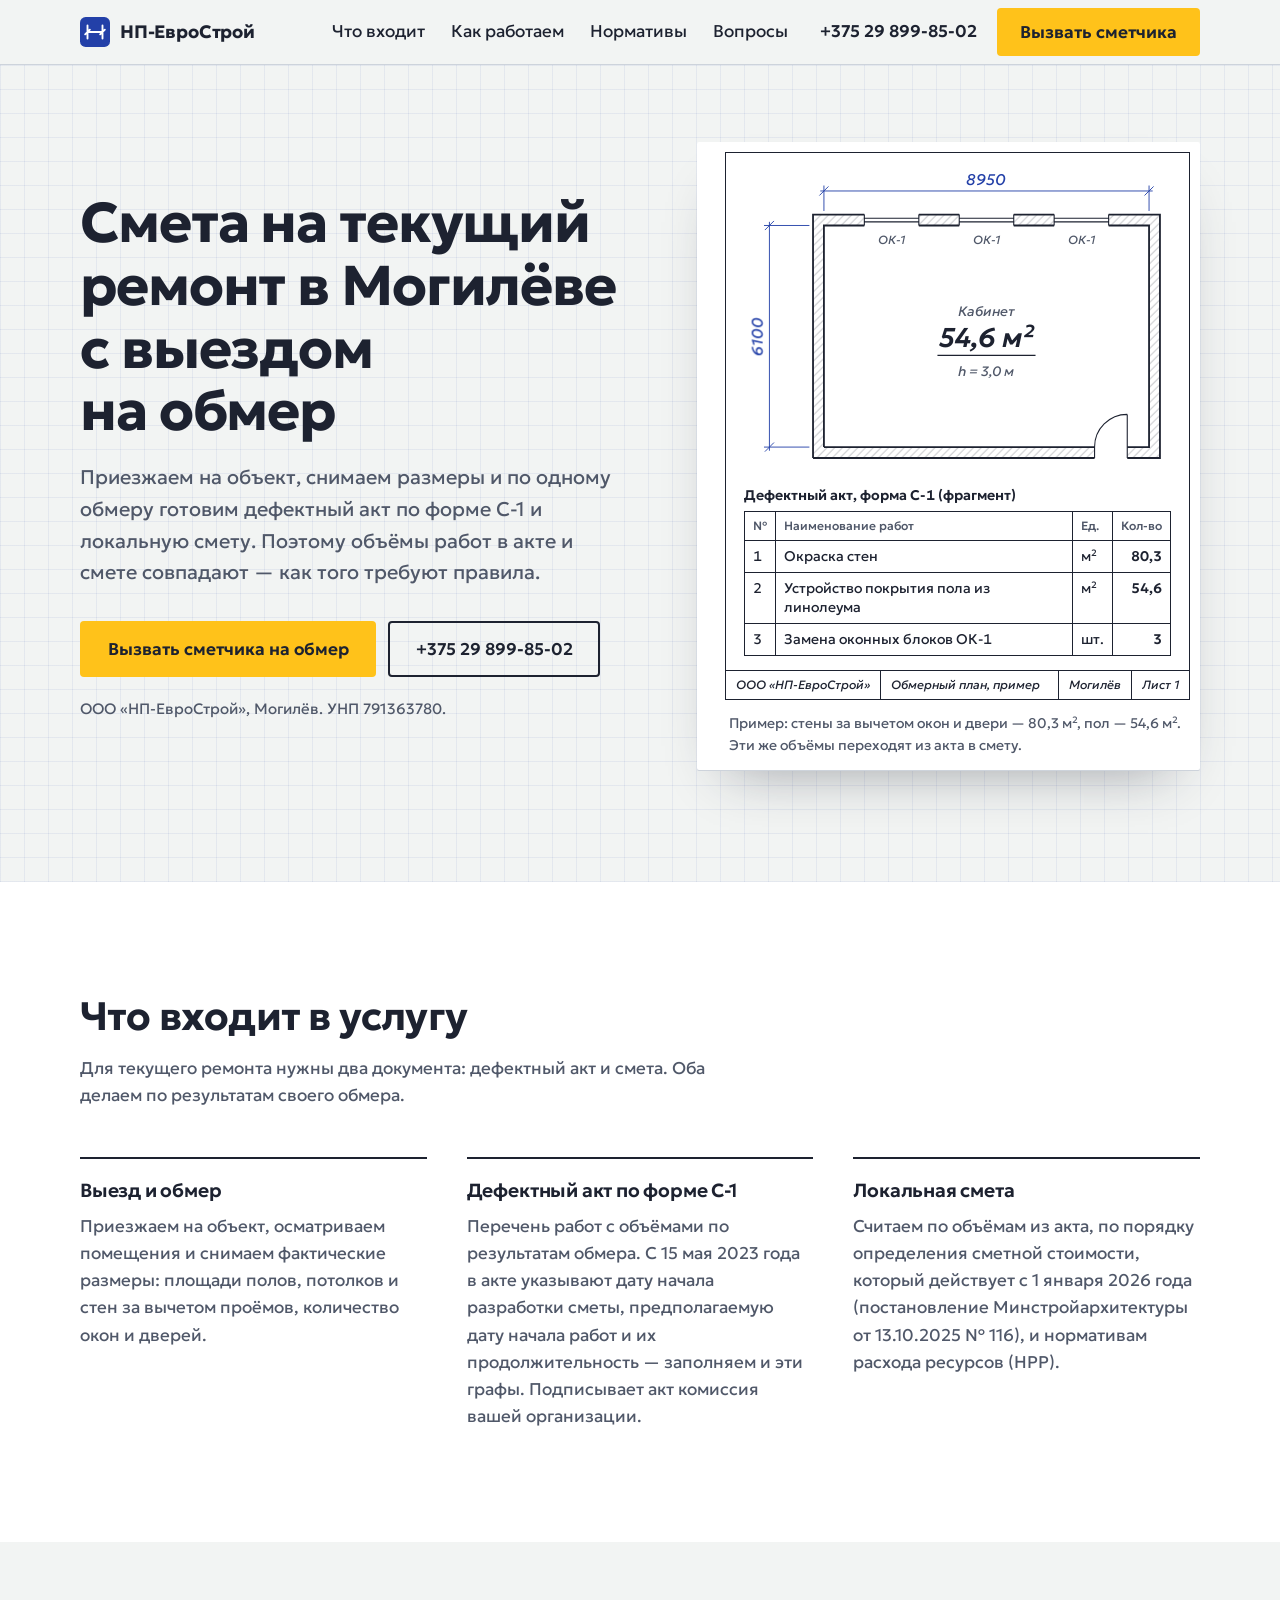
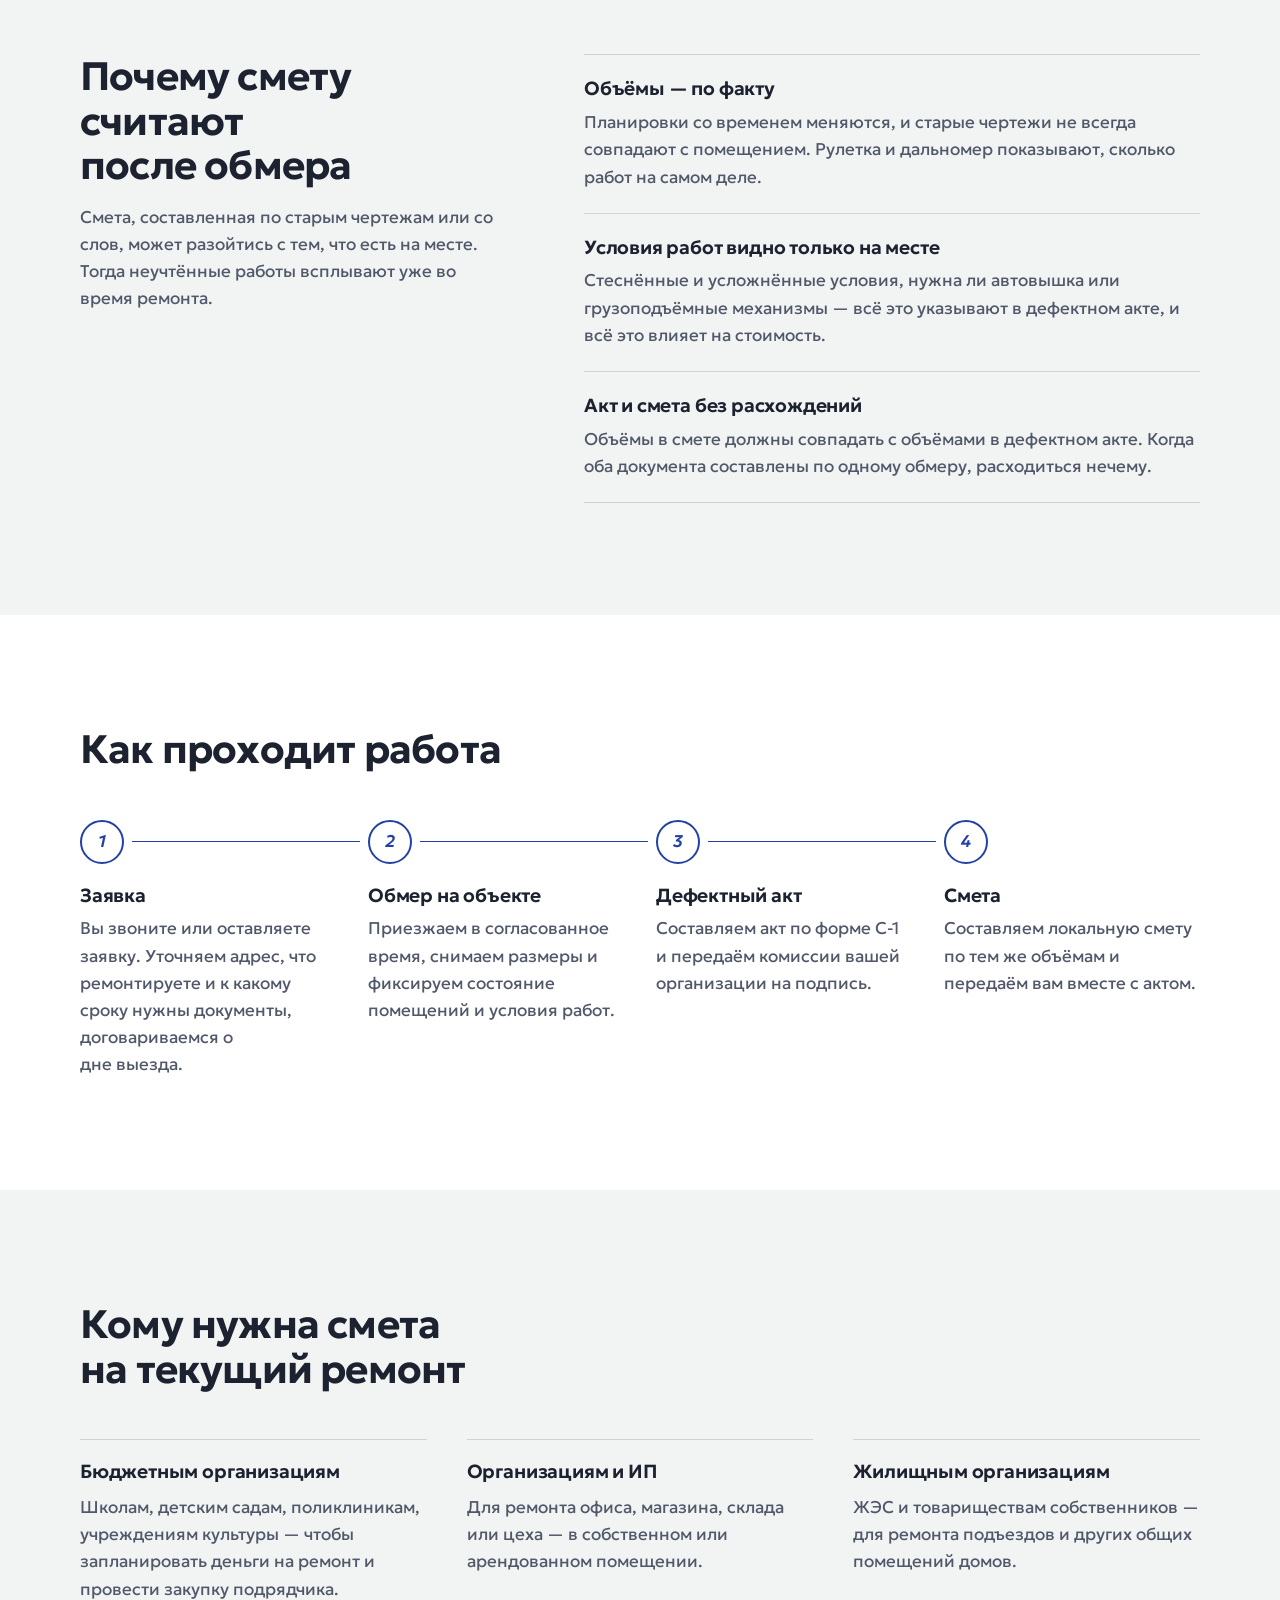
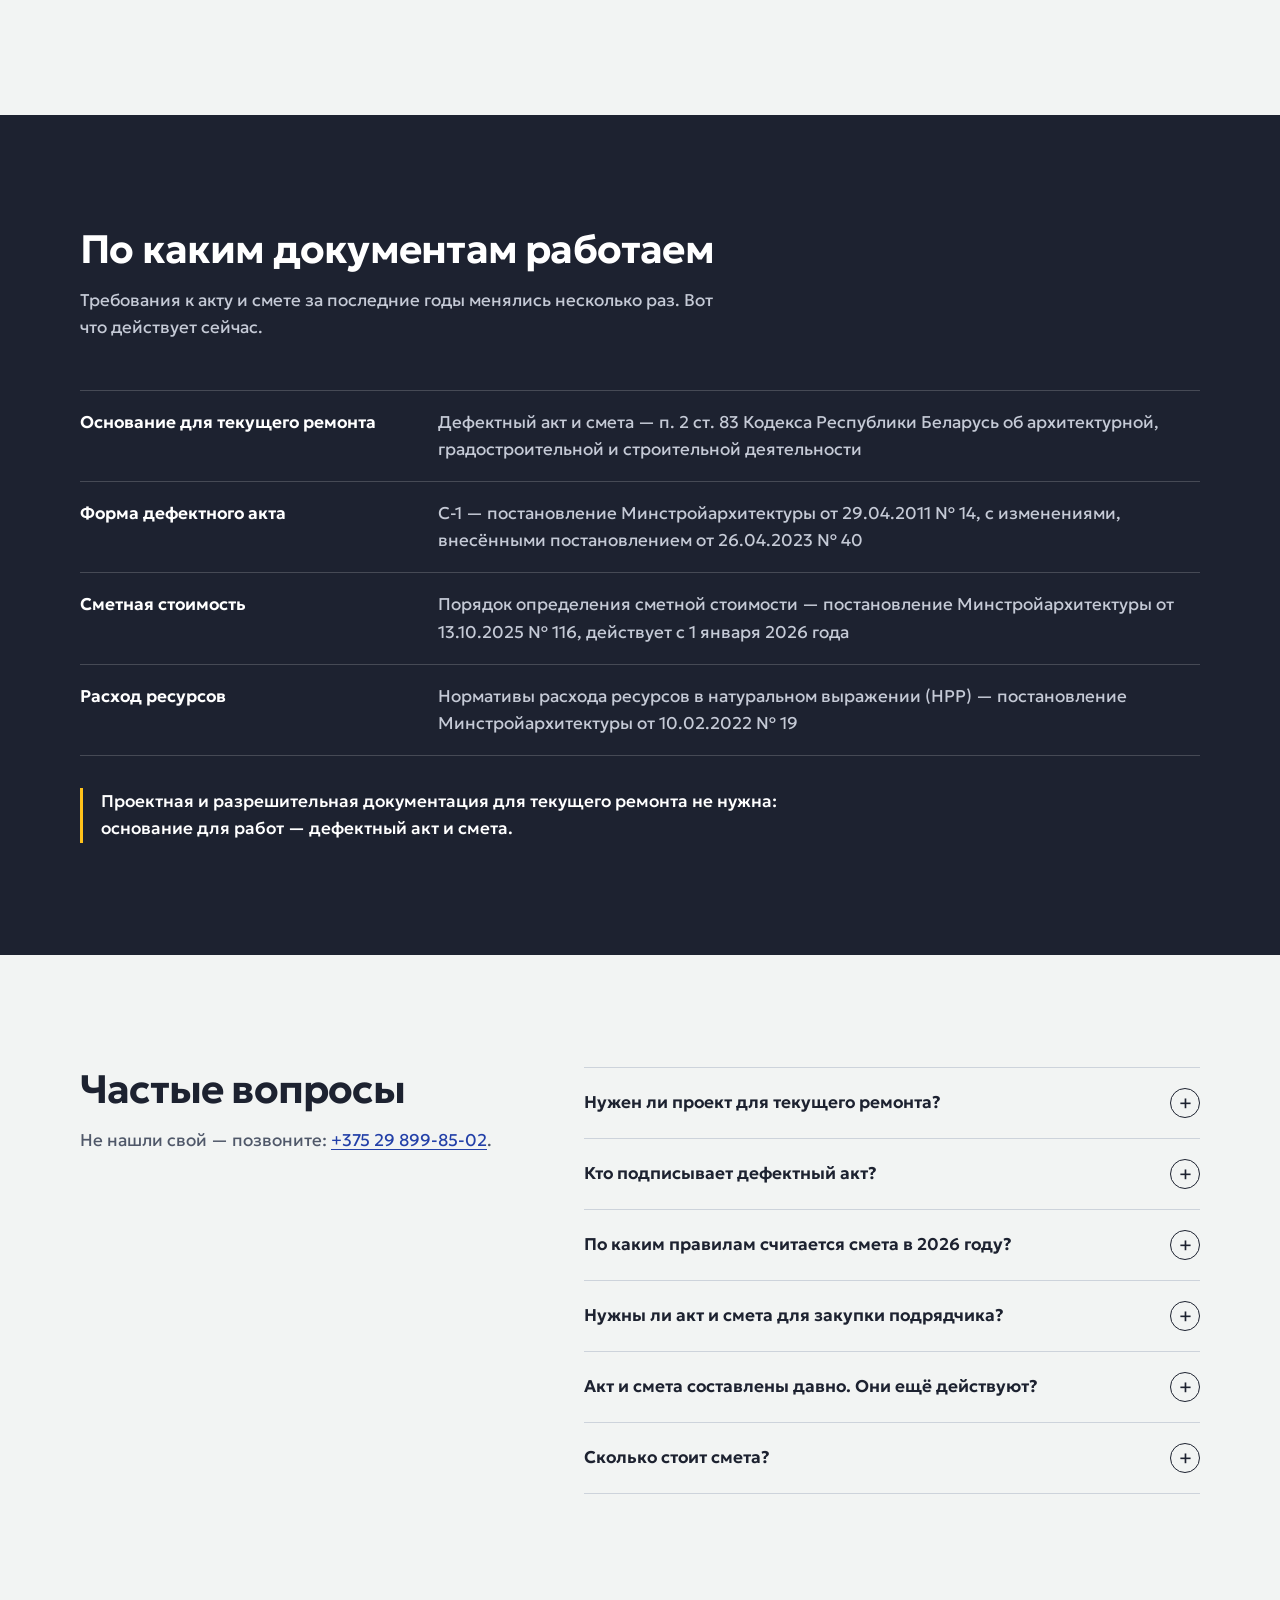
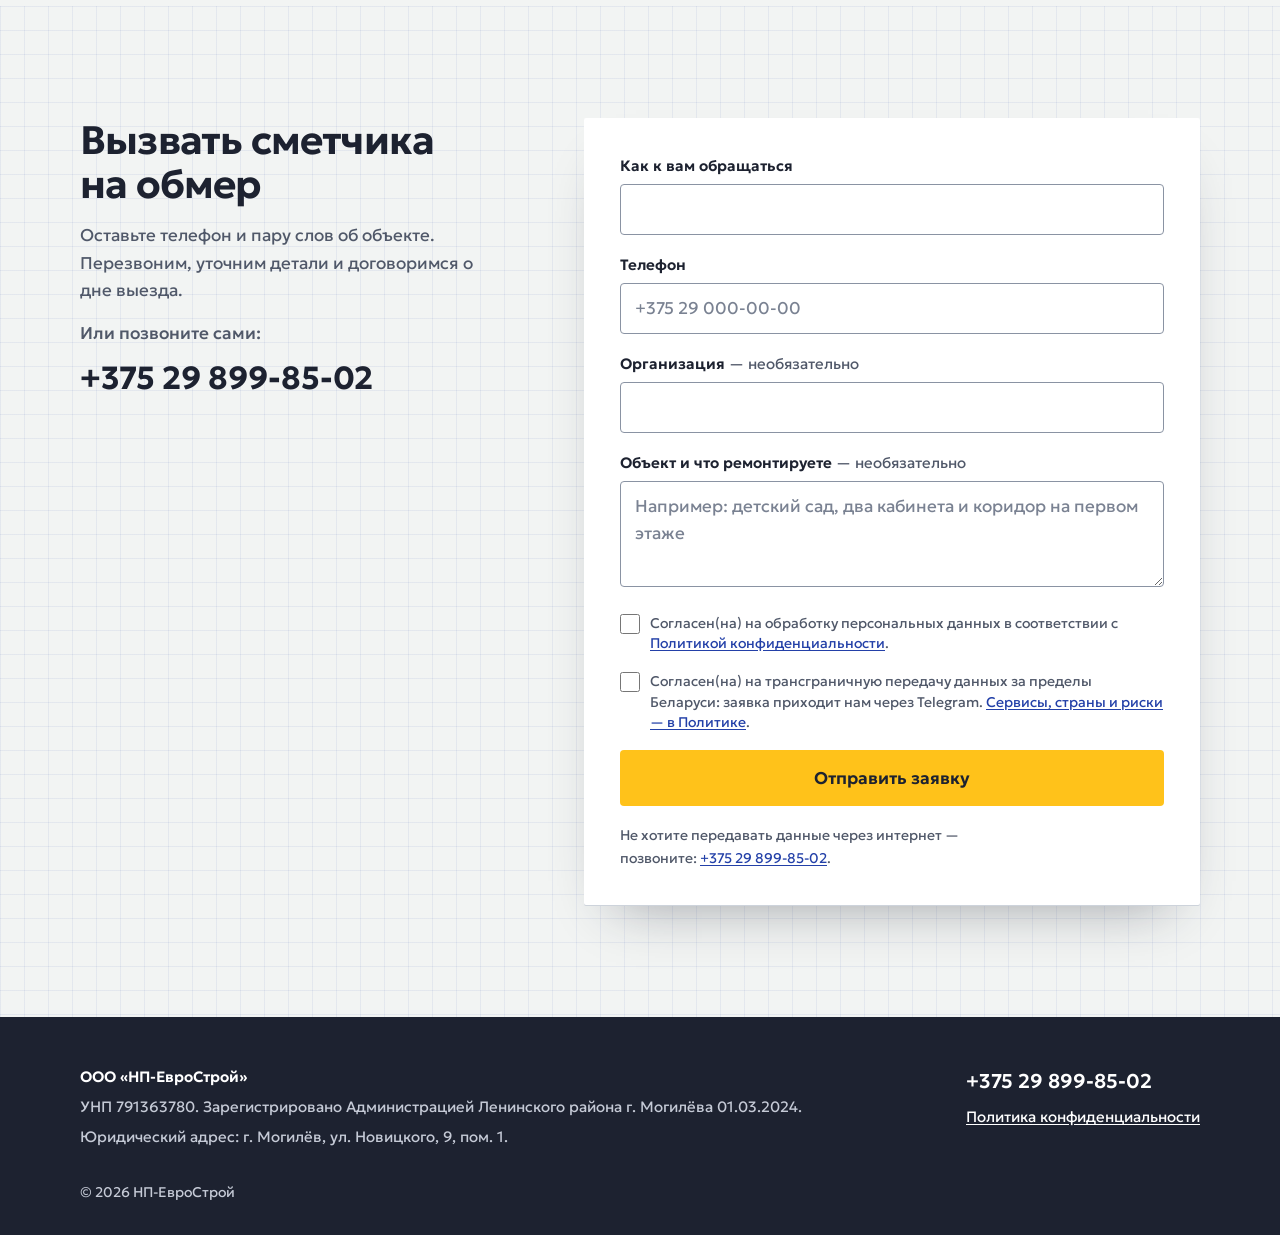
<file: index.html>
<!doctype html>
<html lang="ru">
<head>
  <meta charset="utf-8">
  <meta name="viewport" content="width=device-width, initial-scale=1">
  <title>Смета на текущий ремонт в Могилёве с выездом на обмер — НП-ЕвроСтрой</title>
  <meta name="description" content="Составляем дефектный акт С-1 и локальную смету на текущий ремонт в Могилёве. Выезжаем на обмер, считаем по порядку, действующему с 2026 года. ООО «НП-ЕвроСтрой», +375 29 899-85-02.">
  <link rel="canonical" href="https://np-evrostroy.netlify.app/">
  <!-- Демо не должно попасть в поиск. На домене клиента удалить (и строку в _headers). -->
  <meta name="robots" content="noindex">
  <!-- Метрика грузится с mc.yandex.ru только после согласия на cookie (см. app.js). -->
  <meta http-equiv="Content-Security-Policy" content="default-src 'self'; script-src 'self' https://mc.yandex.ru https://yastatic.net; style-src 'self'; img-src 'self' data: https://mc.yandex.ru https://mc.yandex.by; connect-src 'self' https://np-evrostroy.netlify.app https://mc.yandex.ru https://mc.yandex.by; frame-src blob: https://mc.yandex.ru; object-src 'none'; base-uri 'self'; form-action 'self'">
  <meta name="theme-color" content="#F2F4F3">

  <meta property="og:type" content="website">
  <meta property="og:locale" content="ru_RU">
  <meta property="og:site_name" content="НП-ЕвроСтрой">
  <meta property="og:title" content="Смета на текущий ремонт в Могилёве с выездом на обмер">
  <meta property="og:description" content="Дефектный акт С-1 и локальная смета по одному обмеру. ООО «НП-ЕвроСтрой», Могилёв.">
  <meta property="og:url" content="https://np-evrostroy.netlify.app/">
  <meta property="og:image" content="https://np-evrostroy.netlify.app/images/og.png">
  <meta property="og:image:width" content="1200">
  <meta property="og:image:height" content="630">

  <link rel="icon" href="favicon.svg" type="image/svg+xml">
  <link rel="preload" href="fonts/geologica-cyrillic.woff2" as="font" type="font/woff2" crossorigin>
  <link rel="stylesheet" href="styles.css">
  <script src="app.js" defer></script>

  <script type="application/ld+json">
  {
    "@context": "https://schema.org",
    "@graph": [
      {
        "@type": "ProfessionalService",
        "@id": "https://np-evrostroy.netlify.app/#company",
        "name": "НП-ЕвроСтрой",
        "legalName": "ООО «НП-ЕвроСтрой»",
        "taxID": "791363780",
        "url": "https://np-evrostroy.netlify.app/",
        "telephone": "+375298998502",
        "image": "https://np-evrostroy.netlify.app/images/og.png",
        "address": {
          "@type": "PostalAddress",
          "streetAddress": "ул. Новицкого, 9, пом. 1",
          "addressLocality": "Могилёв",
          "addressCountry": "BY"
        },
        "areaServed": { "@type": "City", "name": "Могилёв" }
      },
      {
        "@type": "Service",
        "name": "Составление смет на текущий ремонт с выездом на обмер",
        "serviceType": "Дефектный акт по форме С-1 и локальная смета на текущий ремонт",
        "provider": { "@id": "https://np-evrostroy.netlify.app/#company" },
        "areaServed": { "@type": "City", "name": "Могилёв" }
      }
    ]
  }
  </script>
</head>

<body>
  <a class="skip" href="#main">Перейти к содержанию</a>

  <header class="header">
    <div class="wrap header__in">
      <a class="logo" href="#top" aria-label="НП-ЕвроСтрой, в начало страницы">
        <svg class="logo__mark" viewBox="0 0 32 32" aria-hidden="true">
          <rect width="32" height="32" rx="6" fill="#2340A8"/>
          <path d="M8 9v14M24 9v14M8 16h16M5.5 18.5l5-5M21.5 18.5l5-5" stroke="#fff" stroke-width="2" fill="none" stroke-linecap="round"/>
        </svg>
        <span>НП-ЕвроСтрой</span>
      </a>
      <nav class="nav" aria-label="Разделы страницы">
        <a href="#usluga">Что входит</a>
        <a href="#etapy">Как работаем</a>
        <a href="#normy">Нормативы</a>
        <a href="#faq">Вопросы</a>
      </nav>
      <a class="header__tel tel" href="tel:+375298998502">+375 29 899-85-02</a>
      <a class="btn btn--primary header__cta" href="#zayavka">Вызвать сметчика</a>
    </div>
  </header>

  <main id="main">
    <section class="hero" id="top">
      <div class="wrap hero__in">
        <div class="hero__text">
          <h1>Смета на текущий ремонт в&nbsp;Могилёве с&nbsp;выездом на&nbsp;обмер</h1>
          <p class="hero__lead">Приезжаем на объект, снимаем размеры и по одному обмеру готовим дефектный акт по форме
            С-1 и локальную смету. Поэтому объёмы работ в акте и смете совпадают — как того требуют правила.</p>
          <div class="hero__cta">
            <a class="btn btn--primary btn--lg" href="#zayavka">Вызвать сметчика на обмер</a>
            <a class="btn btn--ghost btn--lg tel" href="tel:+375298998502">+375 29 899-85-02</a>
          </div>
          <p class="hero__note">ООО «НП-ЕвроСтрой», Могилёв. УНП 791363780.</p>
        </div>

        <figure class="sheet hero__sheet">
          <div class="sheet__frame">
            <svg class="plan" viewBox="12 0 470 332" role="img" aria-labelledby="plan-title">
              <title id="plan-title">Обмерный план кабинета: 8950 на 6100 мм, три окна ОК-1, одна дверь, площадь пола 54,6 м², высота 3 м</title>
              <defs>
                <pattern id="hatch" width="6" height="6" patternUnits="userSpaceOnUse" patternTransform="rotate(45)">
                  <line x1="0" y1="0" x2="0" y2="6" stroke="#1D2230" stroke-width="1"/>
                </pattern>
              </defs>

              <path class="hatch fade t-hatch" d="M88 48H144.5V60H88Z M204.5 48H249V60H204.5Z M309 48H353.5V60H309Z M413.5 48H470V60H413.5Z M88 60H100V316H88Z M458 60H470V316H458Z M100 304H398V316H100Z M434 304H458V316H434Z"/>

              <path class="wall draw t-wall" pathLength="1" d="M88 316V48H144.5M204.5 48H249M309 48H353.5M413.5 48H470V316H434M398 316H88"/>
              <path class="wall draw t-wall" pathLength="1" d="M100 304V60H144.5M204.5 60H249M309 60H353.5M413.5 60H458V304H434M398 304H100"/>

              <path class="open draw t-open" pathLength="1" d="M144.5 48V60M204.5 48V60M144.5 52H204.5M144.5 56H204.5M249 48V60M309 48V60M249 52H309M249 56H309M353.5 48V60M413.5 48V60M353.5 52H413.5M353.5 56H413.5M398 304V316M434 304V316"/>
              <path class="open draw t-door" pathLength="1" d="M434 304V268M398 304A36 36 0 0 1 434 268"/>

              <path class="dim draw t-dim" pathLength="1" d="M100 44V16M458 44V16M96 22H462M95 27L105 17M453 27L463 17M84 60H34M84 304H34M40 56V308M35 65L45 55M35 309L45 299"/>
              <text class="dim-text fade t-dimtext" x="279" y="15" text-anchor="middle">8950</text>
              <text class="dim-text fade t-dimtext" transform="translate(33 182) rotate(-90)" text-anchor="middle">6100</text>

              <g class="fade t-marks">
                <text class="mark" x="174.5" y="80" text-anchor="middle">ОК-1</text>
                <text class="mark" x="279" y="80" text-anchor="middle">ОК-1</text>
                <text class="mark" x="383.5" y="80" text-anchor="middle">ОК-1</text>
              </g>

              <g class="fade t-room">
                <text class="room-name" x="279" y="160" text-anchor="middle">Кабинет</text>
                <text class="room-area" x="279" y="194" text-anchor="middle">54,6 м²</text>
                <path class="room-line" d="M225 203H333"/>
                <text class="room-name" x="279" y="226" text-anchor="middle">h = 3,0 м</text>
              </g>
            </svg>

            <table class="act">
              <caption>Дефектный акт, форма С-1 (фрагмент)</caption>
              <thead>
                <tr><th scope="col">№</th><th scope="col">Наименование работ</th><th scope="col">Ед.</th><th scope="col">Кол-во</th></tr>
              </thead>
              <tbody>
                <tr class="fade t-row1"><td>1</td><td>Окраска стен</td><td>м²</td><td>80,3</td></tr>
                <tr class="fade t-row2"><td>2</td><td>Устройство покрытия пола из линолеума</td><td>м²</td><td>54,6</td></tr>
                <tr class="fade t-row3"><td>3</td><td>Замена оконных блоков ОК-1</td><td>шт.</td><td>3</td></tr>
              </tbody>
            </table>

            <div class="stamp" aria-hidden="true">
              <span>ООО «НП-ЕвроСтрой»</span>
              <span>Обмерный план, пример</span>
              <span>Могилёв</span>
              <span>Лист 1</span>
            </div>
          </div>
          <figcaption class="sheet__cap">Пример: стены за вычетом окон и двери — 80,3&nbsp;м², пол — 54,6&nbsp;м².
            Эти же объёмы переходят из акта в смету.</figcaption>
        </figure>
      </div>
    </section>

    <section class="sec sec--paper" id="usluga" aria-labelledby="usluga-h">
      <div class="wrap">
        <div class="sec__head">
          <h2 id="usluga-h">Что входит в услугу</h2>
          <p>Для текущего ремонта нужны два документа: дефектный акт и смета. Оба делаем по результатам своего обмера.</p>
        </div>
        <div class="cols">
          <article class="col">
            <h3>Выезд и обмер</h3>
            <p>Приезжаем на объект, осматриваем помещения и снимаем фактические размеры: площади полов, потолков и стен
              за вычетом проёмов, количество окон и дверей.</p>
          </article>
          <article class="col">
            <h3>Дефектный акт по форме С-1</h3>
            <p>Перечень работ с объёмами по результатам обмера. С 15 мая 2023 года в акте указывают дату начала
              разработки сметы, предполагаемую дату начала работ и их продолжительность — заполняем и эти графы.
              Подписывает акт комиссия вашей организации.</p>
          </article>
          <article class="col">
            <h3>Локальная смета</h3>
            <p>Считаем по объёмам из акта, по порядку определения сметной стоимости, который действует с 1 января
              2026 года (постановление Минстройархитектуры от 13.10.2025 №&nbsp;116), и нормативам расхода ресурсов
              (НРР).</p>
          </article>
        </div>
      </div>
    </section>

    <section class="sec" id="zachem" aria-labelledby="zachem-h">
      <div class="wrap split">
        <div class="sec__head">
          <h2 id="zachem-h">Почему смету считают после обмера</h2>
          <p>Смета, составленная по старым чертежам или со слов, может разойтись с тем, что есть на месте. Тогда
            неучтённые работы всплывают уже во время ремонта.</p>
        </div>
        <ul class="points">
          <li>
            <h3>Объёмы — по факту</h3>
            <p>Планировки со временем меняются, и старые чертежи не всегда совпадают с помещением. Рулетка
              и дальномер показывают, сколько работ на самом деле.</p>
          </li>
          <li>
            <h3>Условия работ видно только на месте</h3>
            <p>Стеснённые и усложнённые условия, нужна ли автовышка или грузоподъёмные механизмы — всё это
              указывают в дефектном акте, и всё это влияет на стоимость.</p>
          </li>
          <li>
            <h3>Акт и смета без расхождений</h3>
            <p>Объёмы в смете должны совпадать с объёмами в дефектном акте. Когда оба документа составлены по одному
              обмеру, расходиться нечему.</p>
          </li>
        </ul>
      </div>
    </section>

    <section class="sec sec--paper" id="etapy" aria-labelledby="etapy-h">
      <div class="wrap">
        <div class="sec__head">
          <h2 id="etapy-h">Как проходит работа</h2>
        </div>
        <ol class="steps">
          <li class="step">
            <h3>Заявка</h3>
            <p>Вы звоните или оставляете заявку. Уточняем адрес, что ремонтируете и к какому сроку нужны документы,
              договариваемся о дне выезда.</p>
          </li>
          <li class="step">
            <h3>Обмер на объекте</h3>
            <p>Приезжаем в согласованное время, снимаем размеры и фиксируем состояние помещений и условия работ.</p>
          </li>
          <li class="step">
            <h3>Дефектный акт</h3>
            <p>Составляем акт по форме С-1 и передаём комиссии вашей организации на подпись.</p>
          </li>
          <li class="step">
            <h3>Смета</h3>
            <p>Составляем локальную смету по тем же объёмам и передаём вам вместе с актом.</p>
          </li>
        </ol>
      </div>
    </section>

    <section class="sec" id="komu" aria-labelledby="komu-h">
      <div class="wrap">
        <div class="sec__head">
          <h2 id="komu-h">Кому нужна смета на текущий ремонт</h2>
        </div>
        <div class="cols cols--light">
          <article class="col">
            <h3>Бюджетным организациям</h3>
            <p>Школам, детским садам, поликлиникам, учреждениям культуры — чтобы запланировать деньги на ремонт
              и провести закупку подрядчика.</p>
          </article>
          <article class="col">
            <h3>Организациям и ИП</h3>
            <p>Для ремонта офиса, магазина, склада или цеха — в собственном или арендованном помещении.</p>
          </article>
          <article class="col">
            <h3>Жилищным организациям</h3>
            <p>ЖЭС и товариществам собственников — для ремонта подъездов и других общих помещений домов.</p>
          </article>
        </div>
      </div>
    </section>

    <section class="sec sec--dark" id="normy" aria-labelledby="normy-h">
      <div class="wrap">
        <div class="sec__head">
          <h2 id="normy-h">По каким документам работаем</h2>
          <p>Требования к акту и смете за последние годы менялись несколько раз. Вот что действует сейчас.</p>
        </div>
        <table class="norms">
          <tbody>
            <tr>
              <th scope="row">Основание для текущего ремонта</th>
              <td>Дефектный акт и смета — п. 2 ст. 83 Кодекса Республики Беларусь об архитектурной,
                градостроительной и строительной деятельности</td>
            </tr>
            <tr>
              <th scope="row">Форма дефектного акта</th>
              <td>С-1 — постановление Минстройархитектуры от 29.04.2011 №&nbsp;14, с изменениями, внесёнными
                постановлением от 26.04.2023 №&nbsp;40</td>
            </tr>
            <tr>
              <th scope="row">Сметная стоимость</th>
              <td>Порядок определения сметной стоимости — постановление Минстройархитектуры от 13.10.2025
                №&nbsp;116, действует с 1 января 2026 года</td>
            </tr>
            <tr>
              <th scope="row">Расход ресурсов</th>
              <td>Нормативы расхода ресурсов в натуральном выражении (НРР) — постановление Минстройархитектуры
                от 10.02.2022 №&nbsp;19</td>
            </tr>
          </tbody>
        </table>
        <p class="norms__note">Проектная и разрешительная документация для текущего ремонта не нужна:
          основание для работ — дефектный акт и смета.</p>
      </div>
    </section>

    <section class="sec" id="faq" aria-labelledby="faq-h">
      <div class="wrap split">
        <div class="sec__head">
          <h2 id="faq-h">Частые вопросы</h2>
          <p>Не нашли свой — позвоните: <a class="tel" href="tel:+375298998502">+375 29 899-85-02</a>.</p>
        </div>
        <div class="faq" itemscope itemtype="https://schema.org/FAQPage">
          <details itemscope itemprop="mainEntity" itemtype="https://schema.org/Question">
            <summary itemprop="name">Нужен ли проект для текущего ремонта?</summary>
            <div class="faq__a" itemscope itemprop="acceptedAnswer" itemtype="https://schema.org/Answer">
              <p itemprop="text">Нет. Для текущего ремонта проектная и разрешительная документация не требуется.
                Основание для работ — дефектный акт и смета.</p>
            </div>
          </details>
          <details itemscope itemprop="mainEntity" itemtype="https://schema.org/Question">
            <summary itemprop="name">Кто подписывает дефектный акт?</summary>
            <div class="faq__a" itemscope itemprop="acceptedAnswer" itemtype="https://schema.org/Answer">
              <p itemprop="text">Комиссия, утверждённая приказом организации, которая планирует ремонт. Мы составляем
                акт по результатам обмера, комиссия проверяет его и подписывает.</p>
            </div>
          </details>
          <details itemscope itemprop="mainEntity" itemtype="https://schema.org/Question">
            <summary itemprop="name">По каким правилам считается смета в 2026 году?</summary>
            <div class="faq__a" itemscope itemprop="acceptedAnswer" itemtype="https://schema.org/Answer">
              <p itemprop="text">С 1 января 2026 года сметную стоимость определяют по порядку, утверждённому
                постановлением Минстройархитектуры от 13.10.2025 №&nbsp;116; он заменил постановление №&nbsp;39. Расход
                ресурсов считают по нормативам НРР.</p>
            </div>
          </details>
          <details itemscope itemprop="mainEntity" itemtype="https://schema.org/Question">
            <summary itemprop="name">Нужны ли акт и смета для закупки подрядчика?</summary>
            <div class="faq__a" itemscope itemprop="acceptedAnswer" itemtype="https://schema.org/Answer">
              <p itemprop="text">Да. С 6 июня 2025 года при закупках в строительстве подрядчик формирует цену
                предложения на основании дефектного акта и сметы, которые предоставляет заказчик.</p>
            </div>
          </details>
          <details itemscope itemprop="mainEntity" itemtype="https://schema.org/Question">
            <summary itemprop="name">Акт и смета составлены давно. Они ещё действуют?</summary>
            <div class="faq__a" itemscope itemprop="acceptedAnswer" itemtype="https://schema.org/Answer">
              <p itemprop="text">Если к моменту заключения договора дата начала работ в документах устарела, дефектный
                акт и смету нужно актуализировать. Если у вас такой случай, напишите об этом в заявке.</p>
            </div>
          </details>
          <details itemscope itemprop="mainEntity" itemtype="https://schema.org/Question">
            <summary itemprop="name">Сколько стоит смета?</summary>
            <div class="faq__a" itemscope itemprop="acceptedAnswer" itemtype="https://schema.org/Answer">
              <p itemprop="text">Цена зависит от площади, числа помещений и состава работ. Позвоните или оставьте
                заявку с описанием объекта — назовём стоимость и срок.</p>
            </div>
          </details>
        </div>
      </div>
    </section>

    <section class="sec contact" id="zayavka" aria-labelledby="zayavka-h">
      <div class="wrap split">
        <div class="sec__head">
          <h2 id="zayavka-h">Вызвать сметчика на обмер</h2>
          <p>Оставьте телефон и пару слов об объекте. Перезвоним, уточним детали и договоримся о дне выезда.</p>
          <p class="contact__call">Или позвоните сами:
            <a class="contact__tel tel" href="tel:+375298998502">+375 29 899-85-02</a></p>
        </div>

        <form class="form sheet" id="lead-form" novalidate>
          <div class="field">
            <label for="f-name">Как к вам обращаться</label>
            <input id="f-name" name="name" type="text" autocomplete="name" maxlength="80" required>
          </div>
          <div class="field">
            <label for="f-phone">Телефон</label>
            <input id="f-phone" name="phone" type="tel" autocomplete="tel" inputmode="tel" maxlength="30"
              placeholder="+375 29 000-00-00" required>
          </div>
          <div class="field">
            <label for="f-org">Организация <span class="field__opt">— необязательно</span></label>
            <input id="f-org" name="org" type="text" autocomplete="organization" maxlength="120">
          </div>
          <div class="field">
            <label for="f-object">Объект и что ремонтируете <span class="field__opt">— необязательно</span></label>
            <textarea id="f-object" name="object" rows="3" maxlength="600"
              placeholder="Например: детский сад, два кабинета и коридор на первом этаже"></textarea>
          </div>

          <!-- Ловушка для спам-ботов: человек это поле не видит. -->
          <div class="hp" aria-hidden="true">
            <label for="f-website">Сайт</label>
            <input id="f-website" name="website" type="text" tabindex="-1" autocomplete="off">
          </div>

          <label class="check">
            <input type="checkbox" name="consentData" required>
            <span>Согласен(на) на обработку персональных данных в соответствии
              с <a href="privacy.html">Политикой конфиденциальности</a>.</span>
          </label>
          <label class="check">
            <input type="checkbox" name="consentTransfer" required>
            <span>Согласен(на) на трансграничную передачу данных за пределы Беларуси: заявка приходит нам через
              Telegram. <a href="privacy.html#peredacha">Сервисы, страны и риски — в Политике</a>.</span>
          </label>

          <button class="btn btn--primary btn--lg" type="submit">Отправить заявку</button>
          <p class="form__status" id="form-status" role="status" aria-live="polite"></p>
          <p class="form__alt">Не хотите передавать данные через интернет — позвоните:
            <a class="tel" href="tel:+375298998502">+375 29 899-85-02</a>.</p>
        </form>
      </div>
    </section>
  </main>

  <footer class="footer">
    <div class="wrap footer__in">
      <div>
        <p class="footer__name">ООО «НП-ЕвроСтрой»</p>
        <p>УНП 791363780. Зарегистрировано Администрацией Ленинского района г.&nbsp;Могилёва 01.03.2024.</p>
        <p>Юридический адрес: г.&nbsp;Могилёв, ул. Новицкого, 9, пом. 1.</p>
      </div>
      <div class="footer__side">
        <a class="footer__tel tel" href="tel:+375298998502">+375 29 899-85-02</a>
        <a href="privacy.html">Политика конфиденциальности</a>
        <button class="linklike" type="button" id="cookie-settings" hidden>Настройки cookie</button>
      </div>
    </div>
    <p class="wrap footer__copy">© <span id="year">2026</span> НП-ЕвроСтрой</p>
  </footer>

  <div class="callbar" data-show="false">
    <a class="btn btn--dark" href="tel:+375298998502">Позвонить</a>
    <a class="btn btn--primary" href="#zayavka">Заявка на обмер</a>
  </div>

  <div class="cookie" id="cookie-banner" role="region" aria-label="Согласие на cookie" hidden>
    <p>Сайт может подключить Яндекс.Метрику, чтобы понимать, какие разделы полезны. Она загрузится, только если вы
      разрешите. <a href="privacy.html#cookie">Подробнее</a></p>
    <div class="cookie__btns">
      <button class="btn btn--ghost" type="button" data-consent="necessary">Только необходимые</button>
      <button class="btn btn--primary" type="button" data-consent="all">Разрешить</button>
    </div>
  </div>
</body>
</html>
</file>
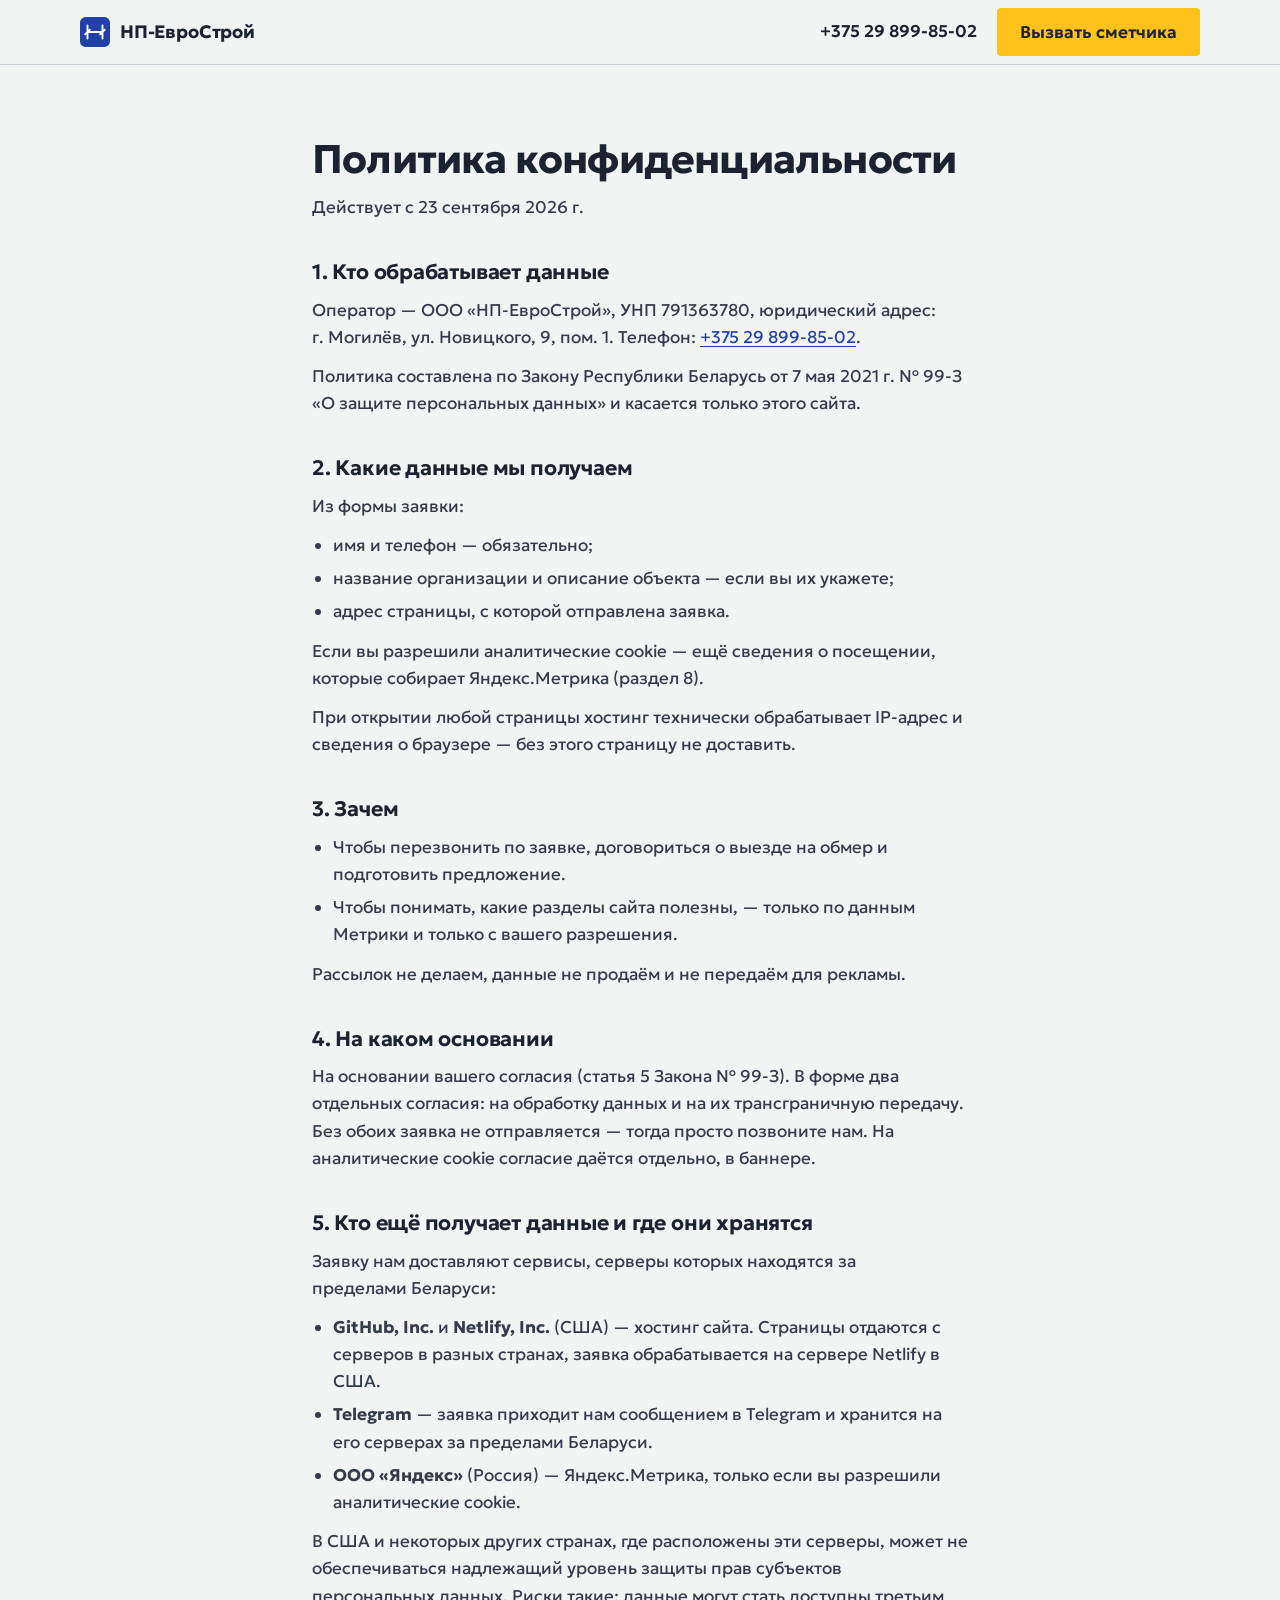
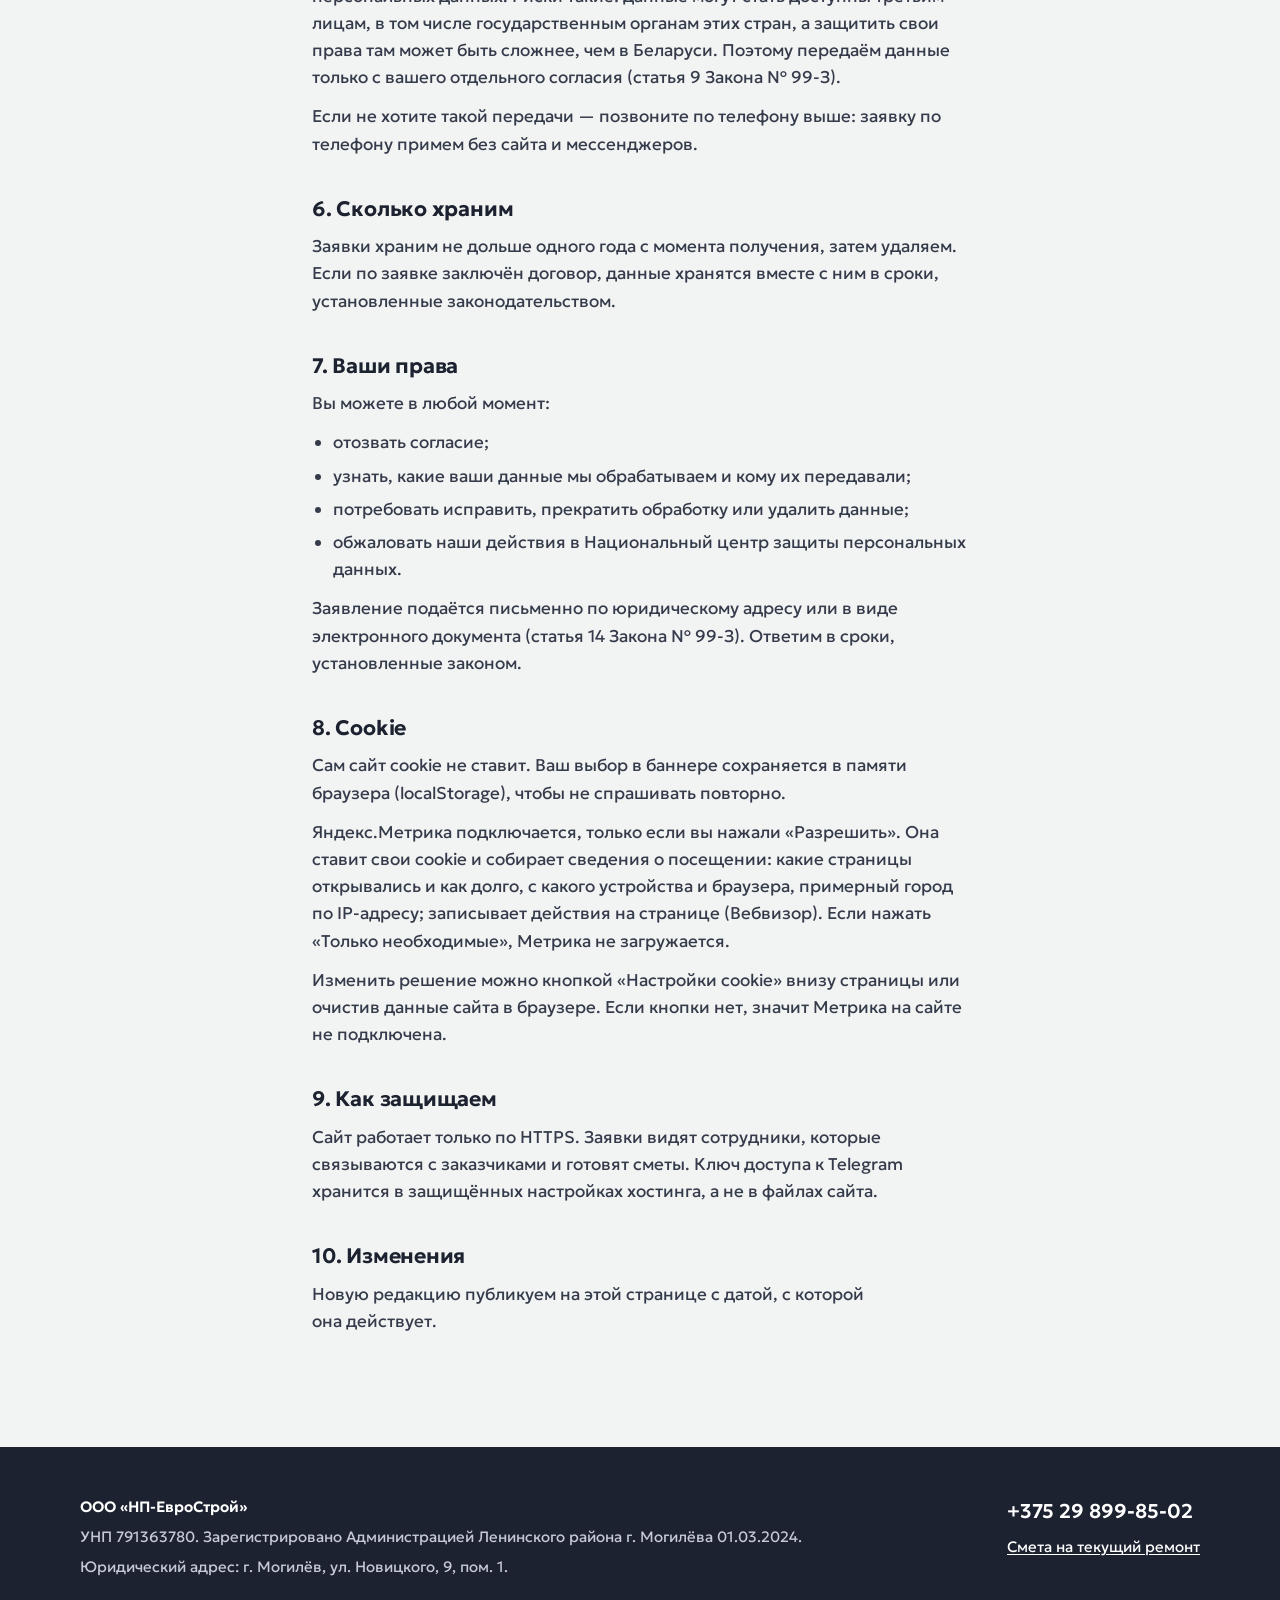
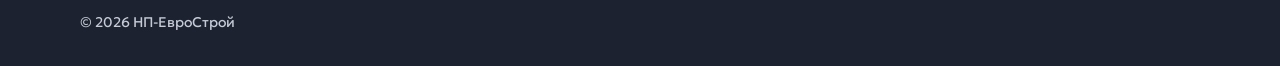
<file: privacy.html>
<!doctype html>
<html lang="ru">
<head>
  <meta charset="utf-8">
  <meta name="viewport" content="width=device-width, initial-scale=1">
  <title>Политика конфиденциальности — НП-ЕвроСтрой</title>
  <meta name="description" content="Как ООО «НП-ЕвроСтрой» обрабатывает персональные данные из заявок на сайте: состав данных, цели, сроки хранения, трансграничная передача, права и cookie.">
  <meta name="robots" content="noindex">
  <meta http-equiv="Content-Security-Policy" content="default-src 'self'; script-src 'self' https://mc.yandex.ru https://yastatic.net; style-src 'self'; img-src 'self' data: https://mc.yandex.ru https://mc.yandex.by; connect-src 'self' https://mc.yandex.ru https://mc.yandex.by; frame-src blob: https://mc.yandex.ru; object-src 'none'; base-uri 'self'; form-action 'self'">
  <meta name="theme-color" content="#F2F4F3">
  <link rel="icon" href="favicon.svg" type="image/svg+xml">
  <link rel="stylesheet" href="styles.css">
  <script src="app.js" defer></script>
</head>

<body>
  <a class="skip" href="#main">Перейти к содержанию</a>

  <header class="header">
    <div class="wrap header__in">
      <a class="logo" href="./" aria-label="НП-ЕвроСтрой, на главную">
        <svg class="logo__mark" viewBox="0 0 32 32" aria-hidden="true">
          <rect width="32" height="32" rx="6" fill="#2340A8"/>
          <path d="M8 9v14M24 9v14M8 16h16M5.5 18.5l5-5M21.5 18.5l5-5" stroke="#fff" stroke-width="2" fill="none" stroke-linecap="round"/>
        </svg>
        <span>НП-ЕвроСтрой</span>
      </a>
      <a class="header__tel tel" href="tel:+375298998502">+375 29 899-85-02</a>
      <a class="btn btn--primary header__cta" href="./#zayavka">Вызвать сметчика</a>
    </div>
  </header>

  <main class="wrap doc" id="main">
    <h1>Политика конфиденциальности</h1>
    <p class="doc__date">Действует с 23 сентября 2026 г.</p>

    <h2>1. Кто обрабатывает данные</h2>
    <p>Оператор — ООО «НП-ЕвроСтрой», УНП 791363780, юридический адрес: г.&nbsp;Могилёв, ул. Новицкого, 9, пом. 1.
      Телефон: <a class="tel" href="tel:+375298998502">+375 29 899-85-02</a>.</p>
    <p>Политика составлена по Закону Республики Беларусь от 7 мая 2021 г. №&nbsp;99-З «О защите персональных данных»
      и касается только этого сайта.</p>

    <h2>2. Какие данные мы получаем</h2>
    <p>Из формы заявки:</p>
    <ul>
      <li>имя и телефон — обязательно;</li>
      <li>название организации и описание объекта — если вы их укажете;</li>
      <li>адрес страницы, с которой отправлена заявка.</li>
    </ul>
    <p>Если вы разрешили аналитические cookie — ещё сведения о посещении, которые собирает Яндекс.Метрика (раздел 8).</p>
    <p>При открытии любой страницы хостинг технически обрабатывает IP-адрес и сведения о браузере — без этого
      страницу не доставить.</p>

    <h2>3. Зачем</h2>
    <ul>
      <li>Чтобы перезвонить по заявке, договориться о выезде на обмер и подготовить предложение.</li>
      <li>Чтобы понимать, какие разделы сайта полезны, — только по данным Метрики и только с вашего разрешения.</li>
    </ul>
    <p>Рассылок не делаем, данные не продаём и не передаём для рекламы.</p>

    <h2>4. На каком основании</h2>
    <p>На основании вашего согласия (статья 5 Закона №&nbsp;99-З). В форме два отдельных согласия: на обработку данных
      и на их трансграничную передачу. Без обоих заявка не отправляется — тогда просто позвоните нам.
      На аналитические cookie согласие даётся отдельно, в баннере.</p>

    <h2 id="peredacha">5. Кто ещё получает данные и где они хранятся</h2>
    <p>Заявку нам доставляют сервисы, серверы которых находятся за пределами Беларуси:</p>
    <ul>
      <li><b>GitHub, Inc.</b> и <b>Netlify, Inc.</b> (США) — хостинг сайта. Страницы отдаются с серверов
        в разных странах, заявка обрабатывается на сервере Netlify в США.</li>
      <li><b>Telegram</b> — заявка приходит нам сообщением в Telegram и хранится на его серверах за пределами Беларуси.</li>
      <li><b>ООО «Яндекс»</b> (Россия) — Яндекс.Метрика, только если вы разрешили аналитические cookie.</li>
    </ul>
    <p>В США и некоторых других странах, где расположены эти серверы, может не обеспечиваться надлежащий уровень
      защиты прав субъектов персональных данных. Риски такие: данные могут стать доступны третьим лицам, в том числе
      государственным органам этих стран, а защитить свои права там может быть сложнее, чем в Беларуси.
      Поэтому передаём данные только с вашего отдельного согласия (статья 9 Закона №&nbsp;99-З).</p>
    <p>Если не хотите такой передачи — позвоните по телефону выше: заявку по телефону примем без сайта и мессенджеров.</p>

    <h2>6. Сколько храним</h2>
    <p>Заявки храним не дольше одного года с момента получения, затем удаляем. Если по заявке заключён договор,
      данные хранятся вместе с ним в сроки, установленные законодательством.</p>

    <h2>7. Ваши права</h2>
    <p>Вы можете в любой момент:</p>
    <ul>
      <li>отозвать согласие;</li>
      <li>узнать, какие ваши данные мы обрабатываем и кому их передавали;</li>
      <li>потребовать исправить, прекратить обработку или удалить данные;</li>
      <li>обжаловать наши действия в Национальный центр защиты персональных данных.</li>
    </ul>
    <p>Заявление подаётся письменно по юридическому адресу или в виде электронного документа (статья 14 Закона №&nbsp;99-З).
      Ответим в сроки, установленные законом.</p>

    <h2 id="cookie">8. Cookie</h2>
    <p>Сам сайт cookie не ставит. Ваш выбор в баннере сохраняется в памяти браузера (localStorage), чтобы
      не спрашивать повторно.</p>
    <p>Яндекс.Метрика подключается, только если вы нажали «Разрешить». Она ставит свои cookie и собирает сведения
      о посещении: какие страницы открывались и как долго, с какого устройства и браузера, примерный город по IP-адресу;
      записывает действия на странице (Вебвизор). Если нажать «Только необходимые», Метрика не загружается.</p>
    <p>Изменить решение можно кнопкой «Настройки cookie» внизу страницы или очистив данные сайта в браузере.
      Если кнопки нет, значит Метрика на сайте не подключена.</p>

    <h2>9. Как защищаем</h2>
    <p>Сайт работает только по HTTPS. Заявки видят сотрудники, которые связываются с заказчиками и готовят сметы.
      Ключ доступа к Telegram хранится в защищённых настройках хостинга, а не в файлах сайта.</p>

    <h2>10. Изменения</h2>
    <p>Новую редакцию публикуем на этой странице с датой, с которой она действует.</p>
  </main>

  <footer class="footer">
    <div class="wrap footer__in">
      <div>
        <p class="footer__name">ООО «НП-ЕвроСтрой»</p>
        <p>УНП 791363780. Зарегистрировано Администрацией Ленинского района г.&nbsp;Могилёва 01.03.2024.</p>
        <p>Юридический адрес: г.&nbsp;Могилёв, ул. Новицкого, 9, пом. 1.</p>
      </div>
      <div class="footer__side">
        <a class="footer__tel tel" href="tel:+375298998502">+375 29 899-85-02</a>
        <a href="./">Смета на текущий ремонт</a>
        <button class="linklike" type="button" id="cookie-settings" hidden>Настройки cookie</button>
      </div>
    </div>
    <p class="wrap footer__copy">© <span id="year">2026</span> НП-ЕвроСтрой</p>
  </footer>

  <div class="cookie" id="cookie-banner" role="region" aria-label="Согласие на cookie" hidden>
    <p>Сайт может подключить Яндекс.Метрику, чтобы понимать, какие разделы полезны. Она загрузится, только если вы
      разрешите. Подробности — в разделе 8 выше.</p>
    <div class="cookie__btns">
      <button class="btn btn--ghost" type="button" data-consent="necessary">Только необходимые</button>
      <button class="btn btn--primary" type="button" data-consent="all">Разрешить</button>
    </div>
  </div>
</body>
</html>
</file>
<file: styles.css>
/* ============================================================================
   НП-ЕвроСтрой — сметы на текущий ремонт.
   Образ — чертёжный лист: синька по белому, наклонные подписи как в
   чертёжном шрифте, жёлтый только на кнопках действия.
   ========================================================================== */

/* Шрифт свой, без Google Fonts: быстрее и без передачи IP за границу. */
@font-face {
  font-family: 'Geologica';
  font-style: oblique 0deg 12deg;
  font-weight: 300 800;
  font-display: swap;
  src: url(fonts/geologica-cyrillic.woff2) format('woff2');
  unicode-range: U+0301, U+0400-045F, U+0490-0491, U+04B0-04B1, U+2116;
}
@font-face {
  font-family: 'Geologica';
  font-style: oblique 0deg 12deg;
  font-weight: 300 800;
  font-display: swap;
  src: url(fonts/geologica-latin.woff2) format('woff2');
  unicode-range: U+0000-00FF, U+0131, U+0152-0153, U+02BB-02BC, U+02C6, U+02DA, U+02DC, U+0304, U+0308, U+0329, U+2000-206F, U+20AC, U+2122, U+2191, U+2193, U+2212, U+2215, U+FEFF, U+FFFD;
}

:root {
  --ink: #1D2230;
  --ink-2: #505869;      /* вторичный текст: 6,4:1 на фоне --bg */
  --blue: #2340A8;
  --yellow: #FFC21A;
  --yellow-2: #F2B200;
  --bg: #F2F4F3;
  --paper: #FFFFFF;
  --rule: #CDD3DB;
  --on-dark: #C5CAD6;    /* вторичный текст на тёмном: 9,7:1 */
  --error: #B42318;
  --r: 4px;
  --pad: clamp(16px, 4vw, 40px);
  --sec: clamp(64px, 9vw, 112px);
}

*, *::before, *::after { box-sizing: border-box; }
[hidden] { display: none !important; }

html {
  scroll-behavior: smooth;
  scroll-padding-top: 80px;
  -webkit-text-size-adjust: 100%;
}

body {
  margin: 0;
  background: var(--bg);
  color: var(--ink);
  font: 400 1rem/1.6 'Geologica', system-ui, sans-serif;
}
@media (min-width: 768px) {
  body { font-size: 1.0625rem; }
}

h1, h2, h3 { margin: 0; line-height: 1.12; letter-spacing: -0.02em; text-wrap: balance; }
h1 { font-size: clamp(2rem, 1.1rem + 3.4vw, 3.5rem); font-weight: 700; }
h2 { font-size: clamp(1.625rem, 1.2rem + 1.6vw, 2.5rem); font-weight: 650; }
h3 { font-size: 1.1875rem; font-weight: 600; letter-spacing: -0.01em; line-height: 1.25; }
p { margin: 0; text-wrap: pretty; }
a { color: var(--blue); text-underline-offset: 0.15em; }
svg { display: block; }

:focus-visible { outline: 3px solid var(--blue); outline-offset: 3px; }

.wrap { max-width: 1200px; margin-inline: auto; padding-inline: var(--pad); }
.tel { white-space: nowrap; }

.skip {
  position: absolute; left: 8px; top: -80px; z-index: 50;
  padding: 10px 16px; background: var(--ink); color: #fff; border-radius: var(--r);
}
.skip:focus { top: 8px; }

/* ── Кнопки ─────────────────────────────────────────────────────────── */
.btn {
  display: inline-flex; align-items: center; justify-content: center;
  min-height: 48px; padding: 0.7em 1.25em;
  border: 2px solid transparent; border-radius: var(--r);
  font: inherit; font-weight: 600; line-height: 1.2; text-align: center; text-decoration: none;
  cursor: pointer;
  transition: background-color 0.15s, color 0.15s, border-color 0.15s;
}
.btn:active { transform: translateY(1px); }
.btn[disabled] { opacity: 0.6; cursor: progress; }
.btn--lg { min-height: 56px; padding-inline: 1.5em; }
.btn--primary { background: var(--yellow); color: var(--ink); }
.btn--primary:hover { background: var(--yellow-2); }
.btn--ghost { border-color: var(--ink); color: var(--ink); background: transparent; }
.btn--ghost:hover { background: var(--ink); color: #fff; }
.btn--dark { background: var(--ink); color: #fff; }

/* ── Шапка ──────────────────────────────────────────────────────────── */
.header {
  position: sticky; top: 0; z-index: 20;
  background: var(--bg); border-bottom: 1px solid var(--rule);
}
.header__in { display: flex; align-items: center; gap: 20px; min-height: 64px; }
.logo {
  display: flex; align-items: center; gap: 10px; margin-right: auto;
  color: var(--ink); text-decoration: none; font-weight: 700; font-size: 1.125rem; letter-spacing: -0.01em;
}
.logo__mark { width: 30px; height: 30px; flex: none; }
.nav { display: none; gap: 2px; }
.nav a { padding: 8px 12px; border-radius: var(--r); color: var(--ink); text-decoration: none; }
.nav a:hover { background: rgba(29, 34, 48, 0.07); }
.header__tel { color: var(--ink); font-weight: 600; text-decoration: none; }
.header__tel:hover { color: var(--blue); }
.header__cta { display: none; }
@media (min-width: 640px) { .header__cta { display: inline-flex; } }
@media (min-width: 1140px) { .nav { display: flex; } }

/* ── Первый экран: чертёжный стол ───────────────────────────────────── */
.hero {
  padding-block: clamp(36px, 6vw, 88px) var(--sec);
  background-color: var(--bg);
  background-image:
    linear-gradient(rgba(35, 64, 168, 0.07) 1px, transparent 1px),
    linear-gradient(90deg, rgba(35, 64, 168, 0.07) 1px, transparent 1px);
  background-size: 24px 24px;
}
.hero__in { display: grid; gap: clamp(40px, 5vw, 64px); align-items: center; }
@media (min-width: 1024px) {
  .hero__in { grid-template-columns: minmax(0, 1.1fr) minmax(0, 1fr); }
}
.hero__lead { margin-top: 20px; max-width: 34em; color: var(--ink-2); font-size: clamp(1.0625rem, 1rem + 0.3vw, 1.25rem); }
.hero__cta { display: flex; flex-wrap: wrap; gap: 12px; margin-top: 32px; }
.hero__note { margin-top: 20px; color: var(--ink-2); font-size: 0.9375rem; }

/* Лист: белая бумага с рамкой, как у чертежа (слева поле под подшивку). */
.sheet {
  margin: 0;
  background: var(--paper);
  border-radius: 2px;
  box-shadow: 0 1px 0 var(--rule), 0 28px 56px -32px rgba(29, 34, 48, 0.45);
}
.hero__sheet { padding: 8px 8px 8px 20px; }
.sheet__frame { border: 1.5px solid var(--ink); padding: 12px 12px 0; }
.sheet__cap { margin: 12px 4px 4px; color: var(--ink-2); font-size: 0.875rem; }
@media (min-width: 560px) {
  .hero__sheet { padding: 10px 10px 10px 28px; }
  .sheet__frame { padding: 18px 18px 0; }
}

.plan { width: 100%; height: auto; }
.plan .hatch { fill: url(#hatch); opacity: 0.55; }
.plan .wall { fill: none; stroke: var(--ink); stroke-width: 2; }
.plan .open { fill: none; stroke: var(--ink); stroke-width: 1.2; }
.plan .dim { fill: none; stroke: var(--blue); stroke-width: 1; }
.plan .room-line { fill: none; stroke: var(--ink); stroke-width: 1.2; }
.plan text { font-family: 'Geologica', sans-serif; font-style: oblique 12deg; }
.plan .dim-text { fill: var(--blue); font-size: 17px; }
.plan .mark { fill: var(--ink-2); font-size: 13px; }
.plan .room-name { fill: var(--ink-2); font-size: 15px; }
.plan .room-area { fill: var(--ink); font-size: 30px; font-weight: 600; }

.act {
  width: 100%; margin-top: 14px;
  border-collapse: collapse;
  font-size: 0.8125rem; line-height: 1.35; font-variant-numeric: tabular-nums;
}
.act caption { caption-side: top; padding-bottom: 6px; text-align: left; font-weight: 600; }
.act th, .act td { padding: 6px 8px; border: 1px solid var(--ink); text-align: left; vertical-align: top; }
.act th { color: var(--ink-2); font-weight: 500; font-size: 0.75rem; white-space: nowrap; }
.act td:first-child, .act td:nth-child(3) { white-space: nowrap; }
.act td:last-child { text-align: right; font-weight: 600; white-space: nowrap; }
@media (min-width: 560px) { .act { font-size: 0.875rem; } }

/* Штамп — основная надпись в углу листа. */
.stamp {
  display: grid; grid-template-columns: auto 1fr;
  margin: 14px -12px 0;
  border-top: 1.5px solid var(--ink);
  font-size: 0.75rem; font-style: oblique 12deg; line-height: 1.3;
}
.stamp span { padding: 6px 10px; border-left: 1px solid var(--ink); border-top: 1px solid var(--ink); }
.stamp span:nth-child(odd) { border-left: 0; }
.stamp span:nth-child(-n + 2) { border-top: 0; }
@media (min-width: 560px) {
  .stamp { grid-template-columns: auto 1fr auto auto; margin-inline: -18px; }
  .stamp span { border-top: 0; }
  .stamp span:nth-child(odd) { border-left: 1px solid var(--ink); }
  .stamp span:first-child { border-left: 0; }
}

/* Единственная анимация страницы: план чертится, затем объёмы
   ложатся в строки акта. Без движения — сразу готовый лист. */
@media (prefers-reduced-motion: no-preference) {
  .plan .draw {
    stroke-dasharray: 1; stroke-dashoffset: 1;
    animation: draw var(--dur, 0.9s) var(--delay, 0s) cubic-bezier(0.6, 0, 0.2, 1) forwards;
  }
  .hero .fade { opacity: 0; animation: fade 0.45s var(--delay, 0s) ease-out forwards; }
  .plan .hatch.fade { animation-name: fade-hatch; }
}
@keyframes draw { to { stroke-dashoffset: 0; } }
@keyframes fade { to { opacity: 1; } }
@keyframes fade-hatch { to { opacity: 0.55; } }

.t-wall { --delay: 0.15s; --dur: 1.1s; }
.t-hatch { --delay: 1.05s; }
.t-open { --delay: 0.95s; --dur: 0.5s; }
.t-door { --delay: 1.2s; --dur: 0.45s; }
.t-dim { --delay: 1.35s; --dur: 0.6s; }
.t-dimtext { --delay: 1.75s; }
.t-marks { --delay: 1.6s; }
.t-room { --delay: 1.9s; }
.t-row1 { --delay: 2.2s; }
.t-row2 { --delay: 2.4s; }
.t-row3 { --delay: 2.6s; }

/* ── Секции ─────────────────────────────────────────────────────────── */
.sec { padding-block: var(--sec); }
.sec--paper { background: var(--paper); }
.sec--dark { background: var(--ink); color: #fff; }
.sec__head { max-width: 40rem; margin-bottom: clamp(32px, 4vw, 48px); }
.sec__head p { margin-top: 16px; color: var(--ink-2); font-size: 1.0625rem; }
.sec--dark .sec__head p { color: var(--on-dark); }

@media (min-width: 960px) {
  .split { display: grid; grid-template-columns: minmax(0, 5fr) minmax(0, 7fr); gap: 64px; align-items: start; }
  .split > .sec__head { margin-bottom: 0; }
}

.cols { display: grid; gap: 32px; }
@media (min-width: 768px) { .cols { grid-template-columns: repeat(3, minmax(0, 1fr)); gap: 40px; } }
.col { padding-top: 20px; border-top: 2px solid var(--ink); }
.cols--light .col { border-top: 1px solid var(--rule); }
.col h3 { margin-bottom: 10px; }
.col p { color: var(--ink-2); }

.points { margin: 0; padding: 0; list-style: none; border-top: 1px solid var(--rule); }
.points li { padding-block: 22px; border-bottom: 1px solid var(--rule); }
.points h3 { margin-bottom: 8px; }
.points p { color: var(--ink-2); }

/* Этапы — настоящая последовательность, поэтому с номерами.
   Кружок с номером и выносная линия — как позиции на чертеже. */
.steps { margin: 0; padding: 0; list-style: none; display: grid; gap: 28px; counter-reset: step; }
.step { position: relative; padding-left: 64px; min-height: 44px; }
.step::before {
  counter-increment: step; content: counter(step);
  position: absolute; left: 0; top: 0;
  width: 44px; height: 44px; display: grid; place-items: center;
  border: 2px solid var(--blue); border-radius: 50%; background: var(--paper);
  color: var(--blue); font-weight: 600; font-style: oblique 12deg;
}
.step::after {
  content: ""; position: absolute; left: 21px; top: 48px; bottom: -24px;
  border-left: 1px solid var(--blue);
}
.step:last-child::after { display: none; }
.step h3 { margin: 10px 0 8px; }
.step p { color: var(--ink-2); }
@media (min-width: 900px) {
  .steps { grid-template-columns: repeat(4, minmax(0, 1fr)); gap: 32px; }
  .step { padding-left: 0; padding-top: 64px; }
  .step::after { left: 52px; right: -24px; top: 21px; bottom: auto; border-left: 0; border-top: 1px solid var(--blue); }
  .step h3 { margin-top: 0; }
}

/* ── Нормативы ──────────────────────────────────────────────────────── */
.norms { width: 100%; border-collapse: collapse; }
.norms th, .norms td {
  padding: 18px 0; text-align: left; vertical-align: top;
  border-top: 1px solid rgba(255, 255, 255, 0.18);
}
.norms tr:last-child > * { border-bottom: 1px solid rgba(255, 255, 255, 0.18); }
.norms th { width: 32%; padding-right: 32px; font-weight: 600; }
.norms td { color: var(--on-dark); }
@media (max-width: 640px) {
  .norms th, .norms td { display: block; width: auto; }
  .norms th { padding-bottom: 6px; }
  .norms td { padding-top: 0; border-top: 0; }
  .norms tr:last-child > th { border-bottom: 0; }
}
.norms__note {
  margin-top: 32px; max-width: 44rem; padding-left: 18px;
  border-left: 3px solid var(--yellow); font-weight: 500;
}

/* ── Вопросы ────────────────────────────────────────────────────────── */
.faq { border-top: 1px solid var(--rule); }
.faq details { border-bottom: 1px solid var(--rule); }
.faq summary {
  display: flex; justify-content: space-between; align-items: center; gap: 16px;
  padding: 20px 0; cursor: pointer; list-style: none;
  font-weight: 600; font-size: 1.0625rem; line-height: 1.35;
}
.faq summary::-webkit-details-marker { display: none; }
.faq summary::after {
  content: "+"; flex: none; width: 30px; height: 30px; display: grid; place-items: center;
  border: 1.5px solid var(--ink); border-radius: 50%;
  font-weight: 400; font-size: 1.25rem; line-height: 1;
}
.faq summary:hover { color: var(--blue); }
.faq details[open] summary::after { content: "−"; }
.faq__a { padding: 0 46px 22px 0; color: var(--ink-2); }

/* ── Заявка ─────────────────────────────────────────────────────────── */
.contact {
  background-color: var(--bg);
  background-image:
    linear-gradient(rgba(35, 64, 168, 0.07) 1px, transparent 1px),
    linear-gradient(90deg, rgba(35, 64, 168, 0.07) 1px, transparent 1px);
  background-size: 24px 24px;
}
.contact__call { font-weight: 500; }
.contact__tel { display: block; margin-top: 6px; color: var(--ink); font-size: clamp(1.5rem, 1.2rem + 1.2vw, 2rem); font-weight: 700; text-decoration: none; }
.contact__tel:hover { color: var(--blue); }

.form { display: grid; gap: 18px; padding: clamp(20px, 3vw, 36px); }
.field label { display: block; margin-bottom: 6px; font-weight: 600; font-size: 0.9375rem; }
.field__opt { color: var(--ink-2); font-weight: 400; }
.field input, .field textarea {
  width: 100%; min-height: 48px; padding: 11px 14px;
  border: 1.5px solid #8A93A3; border-radius: var(--r); background: #fff;
  color: var(--ink); font: inherit;
}
.field textarea { min-height: 96px; resize: vertical; }
.field input::placeholder, .field textarea::placeholder { color: #7A8292; }
.field input:focus-visible, .field textarea:focus-visible { outline-offset: 1px; border-color: var(--blue); }
/* Поле с ошибкой получает фокус — рамка фокуса тоже красная, иначе ошибку не видно. */
.field [aria-invalid="true"], .field [aria-invalid="true"]:focus-visible { border-color: var(--error); outline-color: var(--error); }

.check { display: flex; gap: 10px; align-items: flex-start; color: var(--ink-2); font-size: 0.875rem; line-height: 1.45; cursor: pointer; }
.check input { flex: none; width: 20px; height: 20px; margin: 1px 0 0; accent-color: var(--blue); cursor: pointer; }
.check input[aria-invalid="true"] { outline: 2px solid var(--error); outline-offset: 2px; }

.form__status:empty { display: none; }
.form__status { padding: 12px 14px; border-radius: var(--r); font-weight: 500; }
.form__status[data-state="ok"] { background: #E5F3E8; color: #14532D; }
.form__status[data-state="error"] { background: #FCEBE9; color: #8A1C12; }
.form__alt { color: var(--ink-2); font-size: 0.875rem; }

.hp { position: absolute; left: -10000px; width: 1px; height: 1px; overflow: hidden; }

/* ── Подвал ─────────────────────────────────────────────────────────── */
.footer { padding-block: 48px 32px; background: var(--ink); color: var(--on-dark); font-size: 0.9375rem; }
.footer a { color: #fff; }
.footer__in { display: grid; gap: 28px; }
@media (min-width: 768px) { .footer__in { grid-template-columns: 1fr auto; } }
.footer__in p + p { margin-top: 6px; }
.footer__name { color: #fff; font-weight: 600; }
.footer__side { display: grid; gap: 8px; justify-items: start; align-content: start; }
.footer__tel { font-size: 1.25rem; font-weight: 600; text-decoration: none; }
.footer__copy { margin-top: 32px; font-size: 0.875rem; }
.linklike { padding: 0; border: 0; background: none; color: #fff; font: inherit; text-decoration: underline; cursor: pointer; }

.sec--dark :focus-visible, .footer :focus-visible, .cookie :focus-visible { outline-color: var(--yellow); }

/* ── Липкая панель звонка (телефоны) ────────────────────────────────── */
.callbar {
  position: fixed; left: 0; right: 0; bottom: 0; z-index: 30;
  display: grid; grid-template-columns: 1fr 1.4fr; gap: 8px;
  padding: 8px var(--pad) calc(8px + env(safe-area-inset-bottom));
  background: var(--paper); border-top: 1px solid var(--rule);
  transform: translateY(100%); visibility: hidden;
  transition: transform 0.2s ease, visibility 0s 0.2s;
}
.callbar[data-show="true"] { transform: none; visibility: visible; transition: transform 0.2s ease; }
@media (max-width: 767px) { .footer { padding-bottom: 104px; } }
@media (min-width: 768px) { .callbar { display: none; } }

/* ── Cookie ─────────────────────────────────────────────────────────── */
.cookie {
  position: fixed; left: 12px; right: 12px; bottom: 12px; z-index: 40;
  max-width: 560px; margin-inline: auto; padding: 16px 18px;
  display: grid; gap: 12px;
  background: var(--ink); color: #fff; border-radius: var(--r);
  box-shadow: 0 16px 40px -16px rgba(0, 0, 0, 0.5);
  font-size: 0.9375rem;
}
.cookie a { color: #fff; }
.cookie__btns { display: flex; flex-wrap: wrap; gap: 8px; }
.cookie .btn--ghost { border-color: #fff; color: #fff; }
.cookie .btn--ghost:hover { background: #fff; color: var(--ink); }

@media (prefers-reduced-motion: reduce) {
  html { scroll-behavior: auto; }
  .btn, .callbar, .callbar[data-show="true"] { transition: none; }
}

/* ── Политика конфиденциальности ────────────────────────────────────── */
.doc { max-width: 46rem; padding-block: clamp(40px, 6vw, 72px) var(--sec); }
.doc h1 { font-size: clamp(1.75rem, 1.2rem + 2vw, 2.5rem); }
.doc h2 { margin: 40px 0 12px; font-size: 1.3125rem; letter-spacing: -0.01em; }
.doc p, .doc li { color: #353B4A; }
.doc p + p, .doc ul + p { margin-top: 12px; }
.doc ul { margin: 12px 0 0; padding-left: 1.25em; }
.doc li + li { margin-top: 6px; }
.doc__date { margin-top: 12px; color: var(--ink-2); }
</file>
